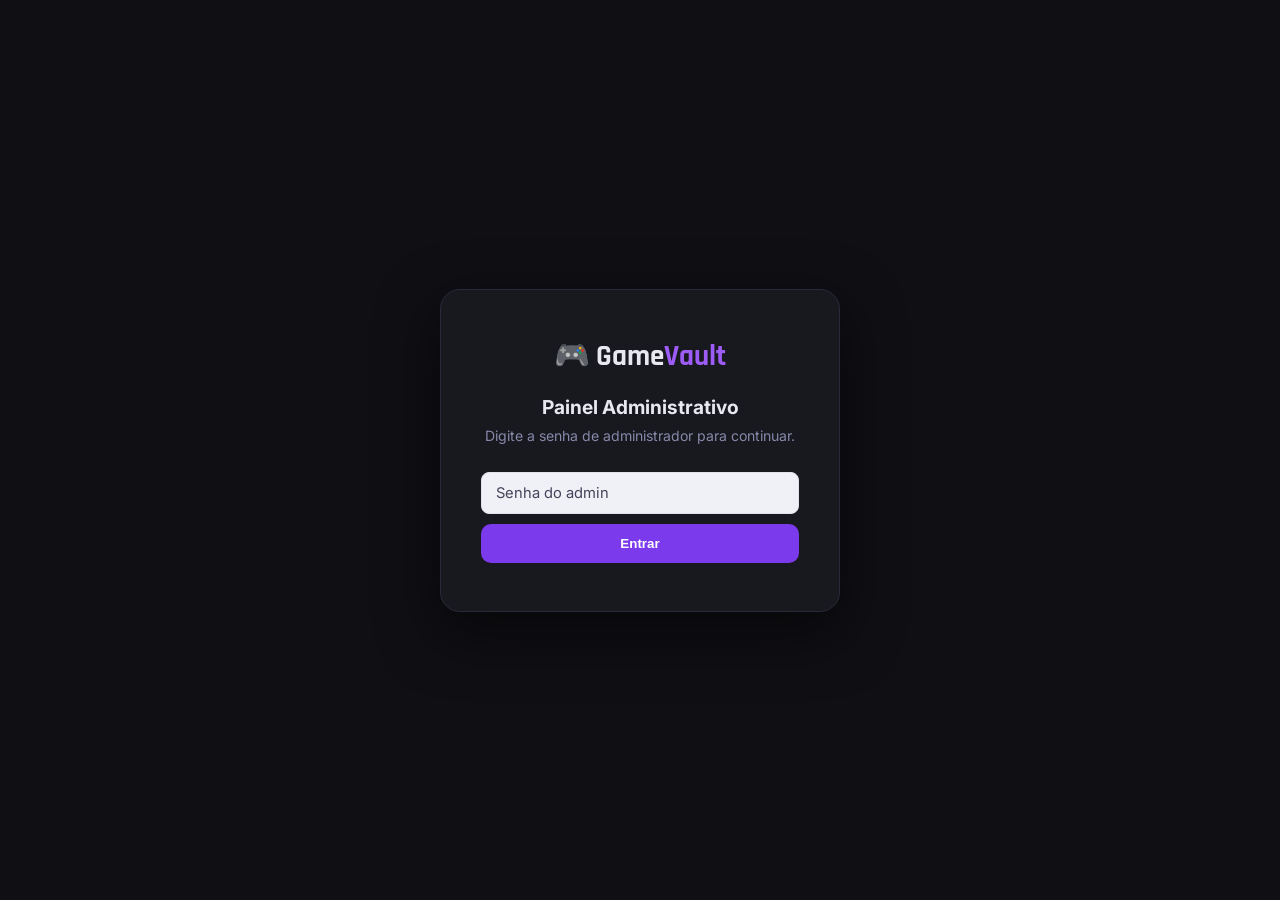
<file: admin.html>
<!DOCTYPE html>
<html lang="pt-BR">
<head>
  <meta charset="UTF-8" />
  <meta name="viewport" content="width=device-width, initial-scale=1.0" />
  <title>GameVault – Admin</title>
  <link rel="preconnect" href="https://fonts.googleapis.com" />
  <link href="https://fonts.googleapis.com/css2?family=Rajdhani:wght@600;700&family=Inter:wght@400;500;600;700&display=swap" rel="stylesheet" />
  <link rel="stylesheet" href="admin.css" />
</head>
<body>

  <!-- LOGIN DO ADMIN -->
  <div id="adminLogin" class="admin-login">
    <div class="login-card">
      <div class="login-logo">🎮 Game<span class="accent">Vault</span></div>
      <h2>Painel Administrativo</h2>
      <p>Digite a senha de administrador para continuar.</p>
      <div class="input-group">
        <input type="password" id="adminSenha" placeholder="Senha do admin" />
        <button id="btnAdminLogin">Entrar</button>
      </div>
      <div class="error-msg" id="adminError" style="display:none;">Senha incorreta.</div>
    </div>
  </div>

  <!-- PAINEL ADMIN -->
  <div id="adminPanel" style="display:none;">

    <header class="admin-header">
      <div class="admin-logo">🎮 Game<span class="accent">Vault</span> <span class="admin-tag">Admin</span></div>
      <button class="btn-sair" id="btnSairAdmin">Sair</button>
    </header>

    <div class="admin-body">

      <!-- FORMULÁRIO DE CADASTRO -->
      <div class="card">
        <h2 class="card-title" id="formTitle">➕ Cadastrar Novo Cliente</h2>
        <form id="clienteForm">
          <input type="hidden" id="editIndex" value="-1" />
          <div class="form-grid">
            <div class="input-group">
              <label>Nome completo</label>
              <input type="text" id="fNome" placeholder="Ex: João Silva" required />
            </div>
            <div class="input-group">
              <label>E-mail</label>
              <input type="email" id="fEmail" placeholder="Ex: joao@gmail.com" required />
            </div>
            <div class="input-group">
              <label>Senha de acesso</label>
              <input type="text" id="fSenha" placeholder="Ex: joao2024" required />
            </div>
            <div class="input-group">
              <label>Plano</label>
              <select id="fPlano">
                <option value="basic">Basic</option>
                <option value="premium">Premium</option>
              </select>
            </div>
          </div>
          <div class="form-actions">
            <button type="submit" class="btn-primary" id="btnSalvar">✅ Salvar Cliente</button>
            <button type="button" class="btn-ghost" id="btnCancelarEdit" style="display:none;">Cancelar</button>
          </div>
        </form>
      </div>

      <!-- LISTA DE CLIENTES -->
      <div class="card">
        <div class="card-header">
          <h2 class="card-title">👥 Clientes Cadastrados</h2>
          <div class="search-box">
            <input type="text" id="searchInput" placeholder="🔍 Buscar por nome ou e-mail..." />
          </div>
        </div>

        <div id="listaVazia" class="lista-vazia" style="display:none;">
          Nenhum cliente cadastrado ainda.
        </div>

        <div class="table-wrapper">
          <table id="tabelaClientes">
            <thead>
              <tr>
                <th>#</th>
                <th>Nome</th>
                <th>E-mail</th>
                <th>Senha</th>
                <th>Plano</th>
                <th>Ações</th>
              </tr>
            </thead>
            <tbody id="tabelaBody"></tbody>
          </table>
        </div>

        <div class="table-footer">
          <span id="totalClientes">0 clientes</span>
          <button class="btn-export" id="btnExport">📋 Copiar lista</button>
        </div>
      </div>

    </div>
  </div>

  <!-- TOAST -->
  <div class="toast" id="toast"></div>

  <script src="config.js"></script>
  <script src="admin.js"></script>
</body>
</html>
</file>
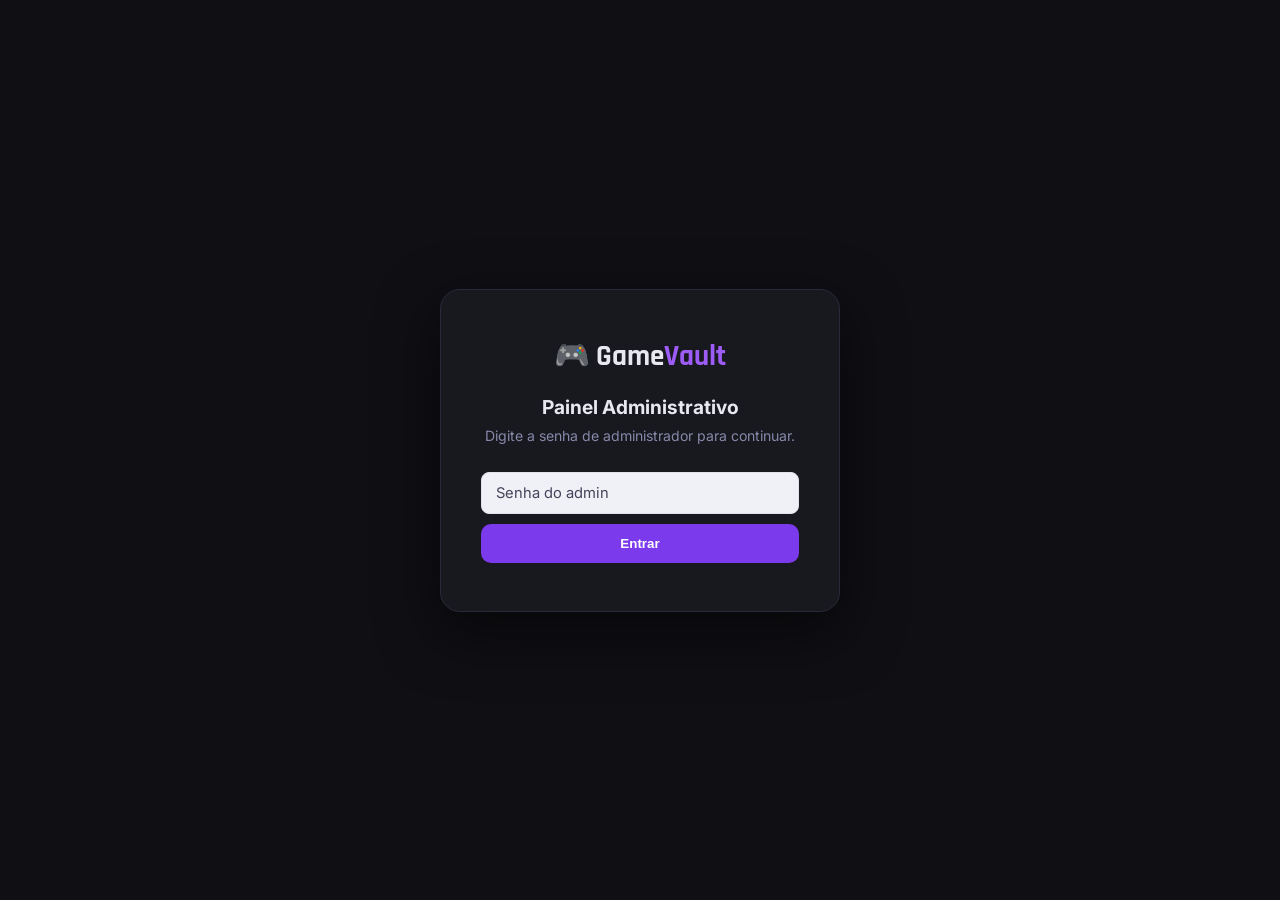
<file: bozo.html>
<!DOCTYPE html>
<html lang="pt-BR">
<head>
  <meta charset="UTF-8" />
  <meta name="viewport" content="width=device-width, initial-scale=1.0" />
  <title>GameVault – Admin</title>
  <link rel="preconnect" href="https://fonts.googleapis.com" />
  <link href="https://fonts.googleapis.com/css2?family=Rajdhani:wght@600;700&family=Inter:wght@400;500;600;700&display=swap" rel="stylesheet" />
  <link rel="stylesheet" href="bozo.css" />
</head>
<body>

  <!-- LOGIN DO ADMIN -->
  <div id="adminLogin" class="admin-login">
    <div class="login-card">
      <div class="login-logo">🎮 Game<span class="accent">Vault</span></div>
      <h2>Painel Administrativo</h2>
      <p>Digite a senha de administrador para continuar.</p>
      <div class="input-group">
        <input type="password" id="adminSenha" placeholder="Senha do admin" />
        <button id="btnAdminLogin">Entrar</button>
      </div>
      <div class="error-msg" id="adminError" style="display:none;">Senha incorreta.</div>
    </div>
  </div>

  <!-- PAINEL ADMIN -->
  <div id="adminPanel" style="display:none;">

    <header class="admin-header">
      <div class="admin-logo">🎮 Game<span class="accent">Vault</span> <span class="admin-tag">Admin</span></div>
      <button class="btn-sair" id="btnSairAdmin">Sair</button>
    </header>

    <div class="admin-body">

      <!-- CONFIGURAÇÕES -->
      <div class="card">
        <h2 class="card-title">⚙️ Configuracoes</h2>
        <div style="display:flex;gap:12px;flex-wrap:wrap;align-items:center;">
          <button class="btn-primary" id="btnRegistrarWebhook">🔗 Registrar Webhook Pimpou</button>
          <span id="webhookStatus" style="font-size:0.85rem;color:#6b6b8a;"></span>
        </div>
      </div>

      <!-- FORMULÁRIO DE CADASTRO -->
      <div class="card">
        <h2 class="card-title" id="formTitle">➕ Cadastrar Novo Cliente</h2>
        <form id="clienteForm">
          <input type="hidden" id="editIndex" value="-1" />
          <div class="form-grid">
            <div class="input-group">
              <label>Nome completo</label>
              <input type="text" id="fNome" placeholder="Ex: João Silva" required />
            </div>
            <div class="input-group">
              <label>E-mail</label>
              <input type="email" id="fEmail" placeholder="Ex: joao@gmail.com" required />
            </div>
            <div class="input-group">
              <label>Senha de acesso</label>
              <input type="text" id="fSenha" placeholder="Ex: joao2024" required />
            </div>
            <div class="input-group">
              <label>Plano</label>
              <select id="fPlano">
                <option value="basic">Basic</option>
                <option value="premium">Premium</option>
              </select>
            </div>
          </div>
          <div class="form-actions">
            <button type="submit" class="btn-primary" id="btnSalvar">✅ Salvar Cliente</button>
            <button type="button" class="btn-ghost" id="btnCancelarEdit" style="display:none;">Cancelar</button>
          </div>
        </form>
      </div>

      <!-- LISTA DE CLIENTES -->
      <div class="card">
        <div class="card-header">
          <h2 class="card-title">👥 Clientes Cadastrados</h2>
          <div class="search-box">
            <input type="text" id="searchInput" placeholder="🔍 Buscar por nome ou e-mail..." />
          </div>
        </div>

        <div id="listaVazia" class="lista-vazia" style="display:none;">
          Nenhum cliente cadastrado ainda.
        </div>

        <div class="table-wrapper">
          <table id="tabelaClientes">
            <thead>
              <tr>
                <th>#</th>
                <th>Nome</th>
                <th>E-mail</th>
                <th>Senha</th>
                <th>Plano</th>
                <th>Ações</th>
              </tr>
            </thead>
            <tbody id="tabelaBody"></tbody>
          </table>
        </div>

        <div class="table-footer">
          <span id="totalClientes">0 clientes</span>
          <button class="btn-export" id="btnExport">📋 Copiar lista</button>
        </div>
      </div>

    </div>
  </div>

  <!-- TOAST -->
  <div class="toast" id="toast"></div>

  <script src="config.js"></script>
  <script src="bozo.js"></script>
</body>
</html>
</file>
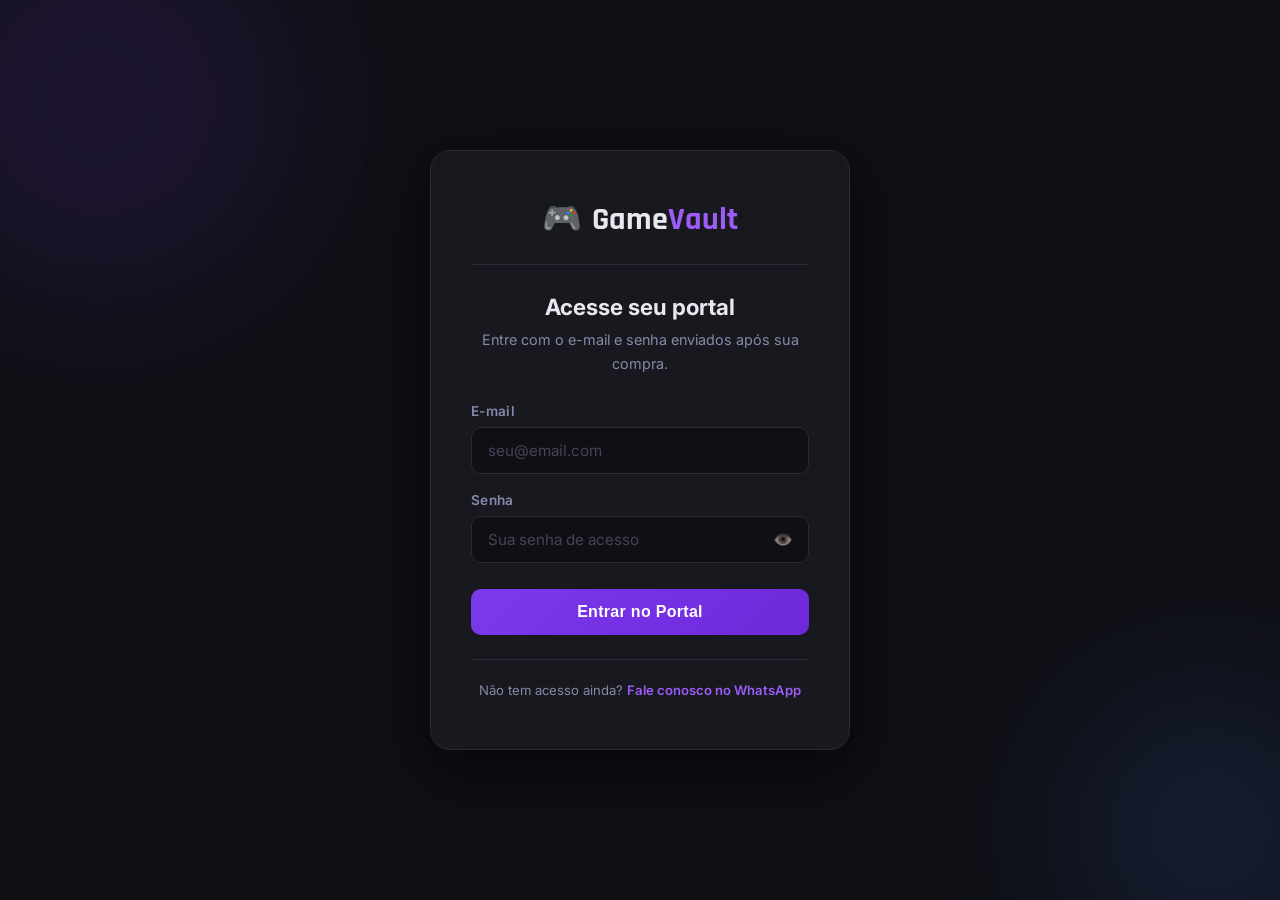
<file: login.html>
<!DOCTYPE html>
<html lang="pt-BR">
<head>
  <meta charset="UTF-8" />
  <meta name="viewport" content="width=device-width, initial-scale=1.0" />
  <title>GameVault – Entrar</title>
  <link rel="preconnect" href="https://fonts.googleapis.com" />
  <link href="https://fonts.googleapis.com/css2?family=Rajdhani:wght@600;700&family=Inter:wght@400;500;600;700&display=swap" rel="stylesheet" />
  <link rel="stylesheet" href="login.css" />
</head>
<body>
  <div class="login-page">
    <div class="login-card">

      <div class="login-logo">
        <span>🎮</span>
        <span class="logo-text">Game<span class="accent">Vault</span></span>
      </div>

      <div class="login-divider"></div>

      <h1 class="login-title">Acesse seu portal</h1>
      <p class="login-subtitle">Entre com o e-mail e senha enviados após sua compra.</p>

      <form id="loginForm" autocomplete="off">
        <div class="input-group">
          <label for="email">E-mail</label>
          <input
            type="email"
            id="email"
            placeholder="seu@email.com"
            required
            autocomplete="email"
          />
        </div>

        <div class="input-group">
          <label for="senha">Senha</label>
          <div class="input-password">
            <input
              type="password"
              id="senha"
              placeholder="Sua senha de acesso"
              required
              autocomplete="current-password"
            />
            <button type="button" class="toggle-password" id="toggleSenha" aria-label="Mostrar senha">👁️</button>
          </div>
        </div>

        <div class="login-error" id="loginError" style="display:none;"></div>

        <button type="submit" class="btn-login" id="btnLogin">
          Entrar no Portal
        </button>
      </form>

      <p class="login-note">
        Não tem acesso ainda?
        <a href="https://wa.me/5583998929124" target="_blank" rel="noopener noreferrer">Fale conosco no WhatsApp</a>
      </p>

    </div>

    <div class="bg-glow bg-glow-1"></div>
    <div class="bg-glow bg-glow-2"></div>
  </div>

  <script src="config.js"></script>
  <script src="login.js"></script>
</body>
</html>
</file>
<file: admin.css>
*, *::before, *::after { box-sizing: border-box; margin: 0; padding: 0; }

:root {
  --accent: #7c3aed;
  --accent2: #9d5cf6;
  --bg: #f0f0f7;
  --card: #ffffff;
  --border: #e2e2ec;
  --text: #1a1a2e;
  --muted: #6b6b8a;
  --green: #16a34a;
  --red: #dc2626;
  --radius: 12px;
}

body {
  font-family: 'Inter', sans-serif;
  background: var(--bg);
  color: var(--text);
  min-height: 100vh;
}

.accent { color: var(--accent2); }

/* ===== ADMIN LOGIN ===== */
.admin-login {
  min-height: 100vh;
  display: flex;
  align-items: center;
  justify-content: center;
  background: #0f0f14;
  padding: 20px;
}

.login-card {
  background: #18181f;
  border: 1px solid #2a2a3a;
  border-radius: 20px;
  padding: 48px 40px;
  width: 100%;
  max-width: 400px;
  text-align: center;
  box-shadow: 0 20px 60px rgba(0,0,0,0.5);
}

.login-logo {
  font-family: 'Rajdhani', sans-serif;
  font-size: 1.8rem;
  font-weight: 700;
  color: #e8e8f0;
  margin-bottom: 20px;
}

.login-card h2 {
  font-size: 1.2rem;
  font-weight: 700;
  color: #e8e8f0;
  margin-bottom: 8px;
}

.login-card p {
  color: #8888aa;
  font-size: 0.88rem;
  margin-bottom: 28px;
}

.login-card .input-group {
  display: flex;
  gap: 10px;
}

.login-card input {
  flex: 1;
  background: #0f0f14;
  border: 1px solid #2a2a3a;
  border-radius: 10px;
  padding: 12px 16px;
  color: #e8e8f0;
  font-size: 0.95rem;
  outline: none;
  transition: border-color 0.2s;
}

.login-card input:focus { border-color: var(--accent2); }
.login-card input::placeholder { color: #44445a; }

.login-card button {
  background: var(--accent);
  color: #fff;
  border: none;
  border-radius: 10px;
  padding: 12px 20px;
  font-weight: 700;
  cursor: pointer;
  transition: background 0.2s;
  white-space: nowrap;
}

.login-card button:hover { background: #6d28d9; }

.error-msg {
  margin-top: 14px;
  color: #f87171;
  font-size: 0.88rem;
}

/* ===== HEADER ===== */
.admin-header {
  background: #fff;
  border-bottom: 1px solid var(--border);
  padding: 16px 32px;
  display: flex;
  align-items: center;
  justify-content: space-between;
  position: sticky;
  top: 0;
  z-index: 100;
}

.admin-logo {
  font-family: 'Rajdhani', sans-serif;
  font-size: 1.5rem;
  font-weight: 700;
  color: var(--text);
  display: flex;
  align-items: center;
  gap: 8px;
}

.admin-tag {
  font-size: 0.7rem;
  font-weight: 700;
  background: var(--accent);
  color: #fff;
  padding: 3px 10px;
  border-radius: 20px;
  letter-spacing: 0.5px;
  vertical-align: middle;
}

.btn-sair {
  background: none;
  border: 1px solid var(--border);
  border-radius: 8px;
  padding: 8px 16px;
  font-size: 0.85rem;
  font-weight: 600;
  color: var(--muted);
  cursor: pointer;
  transition: background 0.2s, color 0.2s;
}

.btn-sair:hover { background: #fee2e2; color: var(--red); border-color: #fca5a5; }

/* ===== BODY ===== */
.admin-body {
  max-width: 1000px;
  margin: 0 auto;
  padding: 32px 20px;
  display: flex;
  flex-direction: column;
  gap: 24px;
}

/* ===== CARD ===== */
.card {
  background: var(--card);
  border: 1px solid var(--border);
  border-radius: var(--radius);
  padding: 28px;
}

.card-title {
  font-size: 1.05rem;
  font-weight: 700;
  margin-bottom: 22px;
  color: var(--text);
}

.card-header {
  display: flex;
  align-items: center;
  justify-content: space-between;
  flex-wrap: wrap;
  gap: 12px;
  margin-bottom: 20px;
}

.card-header .card-title { margin-bottom: 0; }

/* ===== FORM ===== */
.form-grid {
  display: grid;
  grid-template-columns: 1fr 1fr;
  gap: 16px;
  margin-bottom: 20px;
}

.input-group {
  display: flex;
  flex-direction: column;
  gap: 6px;
}

.input-group label {
  font-size: 0.82rem;
  font-weight: 600;
  color: var(--muted);
  letter-spacing: 0.3px;
}

.input-group input,
.input-group select {
  background: var(--bg);
  border: 1px solid var(--border);
  border-radius: 8px;
  padding: 11px 14px;
  color: var(--text);
  font-size: 0.92rem;
  font-family: 'Inter', sans-serif;
  outline: none;
  transition: border-color 0.2s, box-shadow 0.2s;
}

.input-group input:focus,
.input-group select:focus {
  border-color: var(--accent);
  box-shadow: 0 0 0 3px rgba(124,58,237,0.1);
}

.form-actions {
  display: flex;
  gap: 12px;
  align-items: center;
}

.btn-primary {
  background: var(--accent);
  color: #fff;
  border: none;
  border-radius: 8px;
  padding: 11px 24px;
  font-size: 0.92rem;
  font-weight: 700;
  cursor: pointer;
  transition: background 0.2s, transform 0.2s;
}

.btn-primary:hover { background: #6d28d9; transform: translateY(-1px); }

.btn-ghost {
  background: none;
  border: 1px solid var(--border);
  border-radius: 8px;
  padding: 11px 20px;
  font-size: 0.88rem;
  font-weight: 600;
  color: var(--muted);
  cursor: pointer;
  transition: background 0.2s;
}

.btn-ghost:hover { background: var(--bg); }

/* ===== SEARCH ===== */
.search-box input {
  background: var(--bg);
  border: 1px solid var(--border);
  border-radius: 8px;
  padding: 9px 14px;
  font-size: 0.88rem;
  font-family: 'Inter', sans-serif;
  color: var(--text);
  outline: none;
  width: 260px;
  transition: border-color 0.2s;
}

.search-box input:focus { border-color: var(--accent); }

/* ===== TABLE ===== */
.table-wrapper {
  overflow-x: auto;
}

table {
  width: 100%;
  border-collapse: collapse;
  font-size: 0.88rem;
}

thead th {
  text-align: left;
  padding: 10px 14px;
  font-size: 0.75rem;
  font-weight: 700;
  color: var(--muted);
  text-transform: uppercase;
  letter-spacing: 0.5px;
  border-bottom: 2px solid var(--border);
  white-space: nowrap;
}

tbody tr {
  border-bottom: 1px solid var(--border);
  transition: background 0.15s;
}

tbody tr:last-child { border-bottom: none; }
tbody tr:hover { background: #f8f8fc; }

tbody td {
  padding: 13px 14px;
  color: var(--text);
  vertical-align: middle;
}

.td-num { color: var(--muted); font-size: 0.8rem; }
.td-nome { font-weight: 600; }
.td-email { color: var(--muted); }

.td-senha {
  font-family: monospace;
  font-size: 0.85rem;
  background: var(--bg);
  padding: 3px 8px;
  border-radius: 5px;
  border: 1px solid var(--border);
  display: inline-block;
}

.badge-plano {
  display: inline-block;
  padding: 3px 10px;
  border-radius: 20px;
  font-size: 0.75rem;
  font-weight: 700;
  letter-spacing: 0.3px;
}

.badge-premium { background: #ede9fe; color: var(--accent); }
.badge-basic   { background: #f0fdf4; color: var(--green); }

.td-acoes {
  display: flex;
  gap: 8px;
  align-items: center;
}

.btn-edit {
  background: #ede9fe;
  color: var(--accent);
  border: none;
  border-radius: 6px;
  padding: 6px 12px;
  font-size: 0.8rem;
  font-weight: 600;
  cursor: pointer;
  transition: background 0.2s;
}

.btn-edit:hover { background: #ddd6fe; }

.btn-del {
  background: #fee2e2;
  color: var(--red);
  border: none;
  border-radius: 6px;
  padding: 6px 12px;
  font-size: 0.8rem;
  font-weight: 600;
  cursor: pointer;
  transition: background 0.2s;
}

.btn-del:hover { background: #fecaca; }

/* ===== FOOTER ===== */
.table-footer {
  display: flex;
  align-items: center;
  justify-content: space-between;
  margin-top: 16px;
  padding-top: 16px;
  border-top: 1px solid var(--border);
}

#totalClientes {
  font-size: 0.85rem;
  color: var(--muted);
  font-weight: 600;
}

.btn-export {
  background: none;
  border: 1px solid var(--border);
  border-radius: 8px;
  padding: 8px 16px;
  font-size: 0.82rem;
  font-weight: 600;
  color: var(--muted);
  cursor: pointer;
  transition: background 0.2s, color 0.2s;
}

.btn-export:hover { background: var(--bg); color: var(--text); }

/* ===== LISTA VAZIA ===== */
.lista-vazia {
  text-align: center;
  padding: 40px;
  color: var(--muted);
  font-size: 0.95rem;
}

/* ===== TOAST ===== */
.toast {
  position: fixed;
  bottom: 28px;
  right: 28px;
  background: #1a1a2e;
  color: #fff;
  padding: 14px 22px;
  border-radius: 10px;
  font-size: 0.9rem;
  font-weight: 600;
  box-shadow: 0 8px 30px rgba(0,0,0,0.3);
  opacity: 0;
  transform: translateY(10px);
  transition: opacity 0.3s, transform 0.3s;
  pointer-events: none;
  z-index: 9999;
}

.toast.show {
  opacity: 1;
  transform: translateY(0);
}

/* ===== RESPONSIVE ===== */
@media (max-width: 640px) {
  .form-grid { grid-template-columns: 1fr; }
  .admin-header { padding: 14px 16px; }
  .admin-body { padding: 20px 12px; }
  .card { padding: 20px 16px; }
  .card-header { flex-direction: column; align-items: flex-start; }
  .search-box input { width: 100%; }
}
</file>
<file: bozo.css>
*, *::before, *::after { box-sizing: border-box; margin: 0; padding: 0; }

:root {
  --accent: #7c3aed;
  --accent2: #9d5cf6;
  --bg: #f0f0f7;
  --card: #ffffff;
  --border: #e2e2ec;
  --text: #1a1a2e;
  --muted: #6b6b8a;
  --green: #16a34a;
  --red: #dc2626;
  --radius: 12px;
}

body {
  font-family: 'Inter', sans-serif;
  background: var(--bg);
  color: var(--text);
  min-height: 100vh;
}

.accent { color: var(--accent2); }

/* ===== ADMIN LOGIN ===== */
.admin-login {
  min-height: 100vh;
  display: flex;
  align-items: center;
  justify-content: center;
  background: #0f0f14;
  padding: 20px;
}

.login-card {
  background: #18181f;
  border: 1px solid #2a2a3a;
  border-radius: 20px;
  padding: 48px 40px;
  width: 100%;
  max-width: 400px;
  text-align: center;
  box-shadow: 0 20px 60px rgba(0,0,0,0.5);
}

.login-logo {
  font-family: 'Rajdhani', sans-serif;
  font-size: 1.8rem;
  font-weight: 700;
  color: #e8e8f0;
  margin-bottom: 20px;
}

.login-card h2 {
  font-size: 1.2rem;
  font-weight: 700;
  color: #e8e8f0;
  margin-bottom: 8px;
}

.login-card p {
  color: #8888aa;
  font-size: 0.88rem;
  margin-bottom: 28px;
}

.login-card .input-group {
  display: flex;
  gap: 10px;
}

.login-card input {
  flex: 1;
  background: #0f0f14;
  border: 1px solid #2a2a3a;
  border-radius: 10px;
  padding: 12px 16px;
  color: #e8e8f0;
  font-size: 0.95rem;
  outline: none;
  transition: border-color 0.2s;
}

.login-card input:focus { border-color: var(--accent2); }
.login-card input::placeholder { color: #44445a; }

.login-card button {
  background: var(--accent);
  color: #fff;
  border: none;
  border-radius: 10px;
  padding: 12px 20px;
  font-weight: 700;
  cursor: pointer;
  transition: background 0.2s;
  white-space: nowrap;
}

.login-card button:hover { background: #6d28d9; }

.error-msg {
  margin-top: 14px;
  color: #f87171;
  font-size: 0.88rem;
}

/* ===== HEADER ===== */
.admin-header {
  background: #fff;
  border-bottom: 1px solid var(--border);
  padding: 16px 32px;
  display: flex;
  align-items: center;
  justify-content: space-between;
  position: sticky;
  top: 0;
  z-index: 100;
}

.admin-logo {
  font-family: 'Rajdhani', sans-serif;
  font-size: 1.5rem;
  font-weight: 700;
  color: var(--text);
  display: flex;
  align-items: center;
  gap: 8px;
}

.admin-tag {
  font-size: 0.7rem;
  font-weight: 700;
  background: var(--accent);
  color: #fff;
  padding: 3px 10px;
  border-radius: 20px;
  letter-spacing: 0.5px;
  vertical-align: middle;
}

.btn-sair {
  background: none;
  border: 1px solid var(--border);
  border-radius: 8px;
  padding: 8px 16px;
  font-size: 0.85rem;
  font-weight: 600;
  color: var(--muted);
  cursor: pointer;
  transition: background 0.2s, color 0.2s;
}

.btn-sair:hover { background: #fee2e2; color: var(--red); border-color: #fca5a5; }

/* ===== BODY ===== */
.admin-body {
  max-width: 1000px;
  margin: 0 auto;
  padding: 32px 20px;
  display: flex;
  flex-direction: column;
  gap: 24px;
}

/* ===== CARD ===== */
.card {
  background: var(--card);
  border: 1px solid var(--border);
  border-radius: var(--radius);
  padding: 28px;
}

.card-title {
  font-size: 1.05rem;
  font-weight: 700;
  margin-bottom: 22px;
  color: var(--text);
}

.card-header {
  display: flex;
  align-items: center;
  justify-content: space-between;
  flex-wrap: wrap;
  gap: 12px;
  margin-bottom: 20px;
}

.card-header .card-title { margin-bottom: 0; }

/* ===== FORM ===== */
.form-grid {
  display: grid;
  grid-template-columns: 1fr 1fr;
  gap: 16px;
  margin-bottom: 20px;
}

.input-group {
  display: flex;
  flex-direction: column;
  gap: 6px;
}

.input-group label {
  font-size: 0.82rem;
  font-weight: 600;
  color: var(--muted);
  letter-spacing: 0.3px;
}

.input-group input,
.input-group select {
  background: var(--bg);
  border: 1px solid var(--border);
  border-radius: 8px;
  padding: 11px 14px;
  color: var(--text);
  font-size: 0.92rem;
  font-family: 'Inter', sans-serif;
  outline: none;
  transition: border-color 0.2s, box-shadow 0.2s;
}

.input-group input:focus,
.input-group select:focus {
  border-color: var(--accent);
  box-shadow: 0 0 0 3px rgba(124,58,237,0.1);
}

.form-actions {
  display: flex;
  gap: 12px;
  align-items: center;
}

.btn-primary {
  background: var(--accent);
  color: #fff;
  border: none;
  border-radius: 8px;
  padding: 11px 24px;
  font-size: 0.92rem;
  font-weight: 700;
  cursor: pointer;
  transition: background 0.2s, transform 0.2s;
}

.btn-primary:hover { background: #6d28d9; transform: translateY(-1px); }

.btn-ghost {
  background: none;
  border: 1px solid var(--border);
  border-radius: 8px;
  padding: 11px 20px;
  font-size: 0.88rem;
  font-weight: 600;
  color: var(--muted);
  cursor: pointer;
  transition: background 0.2s;
}

.btn-ghost:hover { background: var(--bg); }

/* ===== SEARCH ===== */
.search-box input {
  background: var(--bg);
  border: 1px solid var(--border);
  border-radius: 8px;
  padding: 9px 14px;
  font-size: 0.88rem;
  font-family: 'Inter', sans-serif;
  color: var(--text);
  outline: none;
  width: 260px;
  transition: border-color 0.2s;
}

.search-box input:focus { border-color: var(--accent); }

/* ===== TABLE ===== */
.table-wrapper {
  overflow-x: auto;
}

table {
  width: 100%;
  border-collapse: collapse;
  font-size: 0.88rem;
}

thead th {
  text-align: left;
  padding: 10px 14px;
  font-size: 0.75rem;
  font-weight: 700;
  color: var(--muted);
  text-transform: uppercase;
  letter-spacing: 0.5px;
  border-bottom: 2px solid var(--border);
  white-space: nowrap;
}

tbody tr {
  border-bottom: 1px solid var(--border);
  transition: background 0.15s;
}

tbody tr:last-child { border-bottom: none; }
tbody tr:hover { background: #f8f8fc; }

tbody td {
  padding: 13px 14px;
  color: var(--text);
  vertical-align: middle;
}

.td-num { color: var(--muted); font-size: 0.8rem; }
.td-nome { font-weight: 600; }
.td-email { color: var(--muted); }

.td-senha {
  font-family: monospace;
  font-size: 0.85rem;
  background: var(--bg);
  padding: 3px 8px;
  border-radius: 5px;
  border: 1px solid var(--border);
  display: inline-block;
}

.badge-plano {
  display: inline-block;
  padding: 3px 10px;
  border-radius: 20px;
  font-size: 0.75rem;
  font-weight: 700;
  letter-spacing: 0.3px;
}

.badge-premium { background: #ede9fe; color: var(--accent); }
.badge-basic   { background: #f0fdf4; color: var(--green); }

.td-acoes {
  display: flex;
  gap: 8px;
  align-items: center;
}

.btn-edit {
  background: #ede9fe;
  color: var(--accent);
  border: none;
  border-radius: 6px;
  padding: 6px 12px;
  font-size: 0.8rem;
  font-weight: 600;
  cursor: pointer;
  transition: background 0.2s;
}

.btn-edit:hover { background: #ddd6fe; }

.btn-del {
  background: #fee2e2;
  color: var(--red);
  border: none;
  border-radius: 6px;
  padding: 6px 12px;
  font-size: 0.8rem;
  font-weight: 600;
  cursor: pointer;
  transition: background 0.2s;
}

.btn-del:hover { background: #fecaca; }

/* ===== FOOTER ===== */
.table-footer {
  display: flex;
  align-items: center;
  justify-content: space-between;
  margin-top: 16px;
  padding-top: 16px;
  border-top: 1px solid var(--border);
}

#totalClientes {
  font-size: 0.85rem;
  color: var(--muted);
  font-weight: 600;
}

.btn-export {
  background: none;
  border: 1px solid var(--border);
  border-radius: 8px;
  padding: 8px 16px;
  font-size: 0.82rem;
  font-weight: 600;
  color: var(--muted);
  cursor: pointer;
  transition: background 0.2s, color 0.2s;
}

.btn-export:hover { background: var(--bg); color: var(--text); }

/* ===== LISTA VAZIA ===== */
.lista-vazia {
  text-align: center;
  padding: 40px;
  color: var(--muted);
  font-size: 0.95rem;
}

.btn-send {
  background: #dbeafe;
  color: #1d4ed8;
  border: none;
  border-radius: 6px;
  padding: 6px 12px;
  font-size: 0.8rem;
  font-weight: 600;
  cursor: pointer;
  transition: background 0.2s;
}

.btn-send:hover { background: #bfdbfe; }
.btn-send:disabled { opacity: 0.6; cursor: not-allowed; }

/* ===== TOAST ===== */
.toast {
  position: fixed;
  bottom: 28px;
  right: 28px;
  background: #1a1a2e;
  color: #fff;
  padding: 14px 22px;
  border-radius: 10px;
  font-size: 0.9rem;
  font-weight: 600;
  box-shadow: 0 8px 30px rgba(0,0,0,0.3);
  opacity: 0;
  transform: translateY(10px);
  transition: opacity 0.3s, transform 0.3s;
  pointer-events: none;
  z-index: 9999;
}

.toast.show {
  opacity: 1;
  transform: translateY(0);
}

/* ===== RESPONSIVE ===== */
@media (max-width: 640px) {
  .form-grid { grid-template-columns: 1fr; }
  .admin-header { padding: 14px 16px; }
  .admin-body { padding: 20px 12px; }
  .card { padding: 20px 16px; }
  .card-header { flex-direction: column; align-items: flex-start; }
  .search-box input { width: 100%; }
}
</file>
<file: login.css>
*, *::before, *::after { box-sizing: border-box; margin: 0; padding: 0; }

:root {
  --accent: #7c3aed;
  --accent2: #9d5cf6;
  --bg: #0f0f14;
  --card: #18181f;
  --border: #2a2a3a;
  --text: #e8e8f0;
  --muted: #8888aa;
}

body {
  font-family: 'Inter', sans-serif;
  background: var(--bg);
  color: var(--text);
  min-height: 100vh;
  display: flex;
  align-items: center;
  justify-content: center;
}

.login-page {
  position: relative;
  width: 100%;
  min-height: 100vh;
  display: flex;
  align-items: center;
  justify-content: center;
  padding: 20px;
  overflow: hidden;
}

.login-card {
  background: var(--card);
  border: 1px solid var(--border);
  border-radius: 20px;
  padding: 48px 40px;
  width: 100%;
  max-width: 420px;
  position: relative;
  z-index: 2;
  box-shadow: 0 20px 60px rgba(0,0,0,0.5);
}

.login-logo {
  display: flex;
  align-items: center;
  justify-content: center;
  gap: 10px;
  font-family: 'Rajdhani', sans-serif;
  font-size: 2rem;
  font-weight: 700;
  margin-bottom: 24px;
}

.logo-text { color: var(--text); }
.accent { color: var(--accent2); }

.login-divider {
  height: 1px;
  background: var(--border);
  margin-bottom: 28px;
}

.login-title {
  font-size: 1.4rem;
  font-weight: 700;
  margin-bottom: 8px;
  text-align: center;
}

.login-subtitle {
  color: var(--muted);
  font-size: 0.9rem;
  line-height: 1.6;
  margin-bottom: 28px;
  text-align: center;
}

/* INPUTS */
.input-group {
  margin-bottom: 18px;
}

.input-group label {
  display: block;
  font-size: 0.85rem;
  font-weight: 600;
  color: var(--muted);
  margin-bottom: 8px;
  letter-spacing: 0.3px;
}

.input-group input {
  width: 100%;
  background: #0f0f14;
  border: 1px solid var(--border);
  border-radius: 10px;
  padding: 13px 16px;
  color: var(--text);
  font-size: 0.95rem;
  font-family: 'Inter', sans-serif;
  outline: none;
  transition: border-color 0.2s, box-shadow 0.2s;
}

.input-group input:focus {
  border-color: var(--accent2);
  box-shadow: 0 0 0 3px rgba(124,58,237,0.15);
}

.input-group input::placeholder { color: #44445a; }

.input-password {
  position: relative;
}

.input-password input {
  padding-right: 48px;
}

.toggle-password {
  position: absolute;
  right: 12px;
  top: 50%;
  transform: translateY(-50%);
  background: none;
  border: none;
  cursor: pointer;
  font-size: 1rem;
  opacity: 0.5;
  transition: opacity 0.2s;
  padding: 4px;
}

.toggle-password:hover { opacity: 1; }

/* BUTTON */
.btn-login {
  width: 100%;
  padding: 14px;
  background: linear-gradient(135deg, var(--accent), #6d28d9);
  color: #fff;
  border: none;
  border-radius: 10px;
  font-size: 1rem;
  font-weight: 700;
  cursor: pointer;
  margin-top: 8px;
  transition: opacity 0.2s, transform 0.2s;
  letter-spacing: 0.3px;
}

.btn-login:hover { opacity: 0.9; transform: translateY(-1px); }
.btn-login:active { transform: translateY(0); }

.btn-login:disabled {
  opacity: 0.6;
  cursor: not-allowed;
  transform: none;
}

/* ERROR */
.login-error {
  background: rgba(220,38,38,0.12);
  border: 1px solid rgba(220,38,38,0.35);
  color: #f87171;
  padding: 12px 14px;
  border-radius: 8px;
  font-size: 0.88rem;
  margin-bottom: 14px;
  line-height: 1.5;
}

/* NOTE */
.login-note {
  margin-top: 24px;
  color: var(--muted);
  font-size: 0.82rem;
  text-align: center;
  line-height: 1.6;
  border-top: 1px solid var(--border);
  padding-top: 20px;
}

.login-note a {
  color: var(--accent2);
  text-decoration: none;
  font-weight: 600;
}

.login-note a:hover { text-decoration: underline; }

/* BG GLOWS */
.bg-glow {
  position: absolute;
  border-radius: 50%;
  filter: blur(80px);
  opacity: 0.12;
  pointer-events: none;
}

.bg-glow-1 {
  width: 400px;
  height: 400px;
  background: var(--accent);
  top: -100px;
  left: -100px;
}

.bg-glow-2 {
  width: 300px;
  height: 300px;
  background: #3b82f6;
  bottom: -80px;
  right: -80px;
}

@media (max-width: 480px) {
  .login-card { padding: 36px 24px; }
}
</file>
